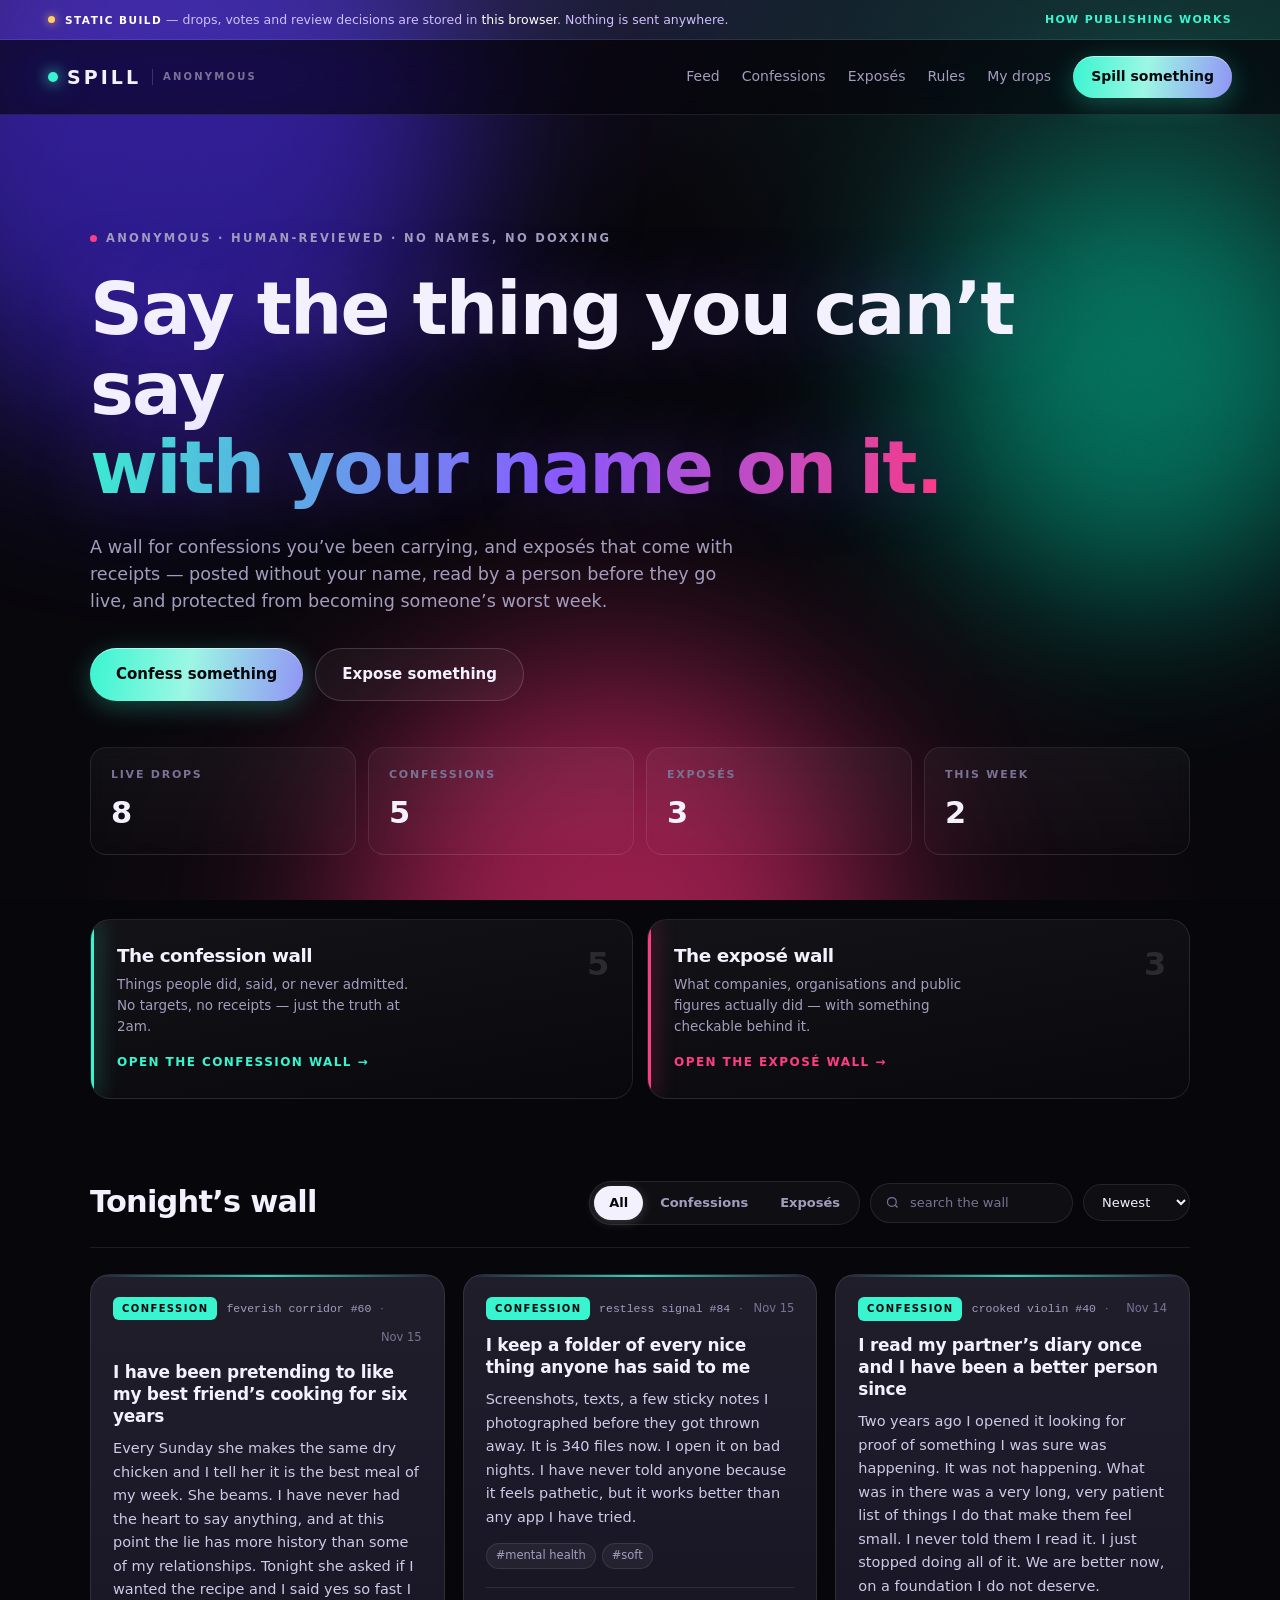
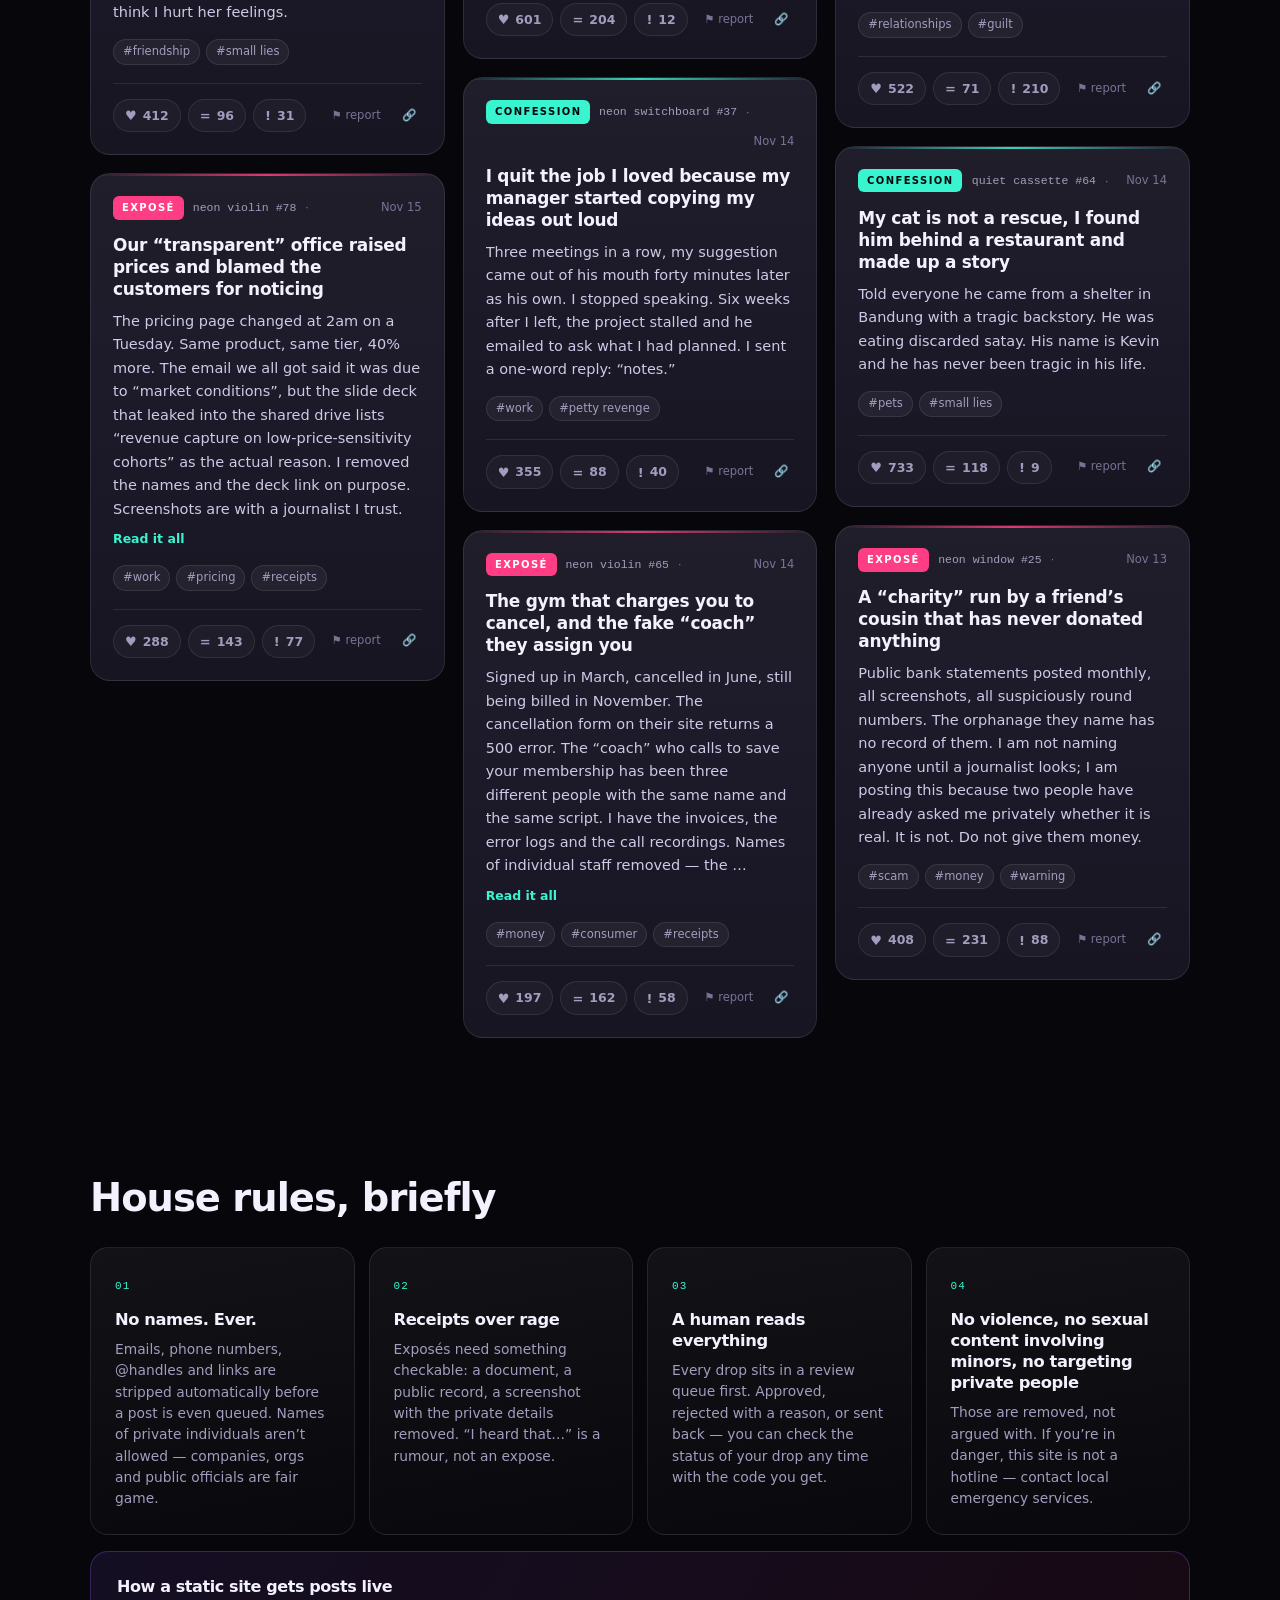
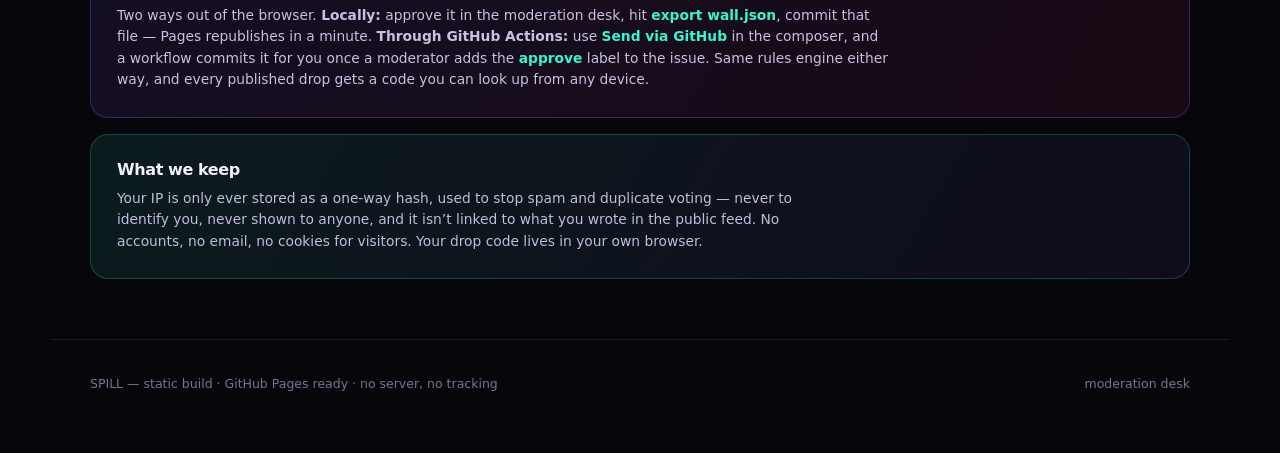
<file: index.html>
<!doctype html>
<html lang="en">
<head>
<meta charset="utf-8" />
<meta name="viewport" content="width=device-width, initial-scale=1" />
<title>SPILL — anonymous confessions &amp; receipts</title>
<meta name="description" content="Say the thing you can't say with your name on it. Anonymous confessions and evidence-first exposés, read by a human before they go live." />
<meta name="theme-color" content="#07060b" />
<link rel="icon" href="data:image/svg+xml,%3Csvg xmlns='http://www.w3.org/2000/svg' viewBox='0 0 32 32'%3E%3Crect width='32' height='32' rx='9' fill='%2307060b'/%3E%3Ccircle cx='16' cy='16' r='7' fill='%2338f5d0'/%3E%3Ccircle cx='16' cy='16' r='3' fill='%23ff3d84'/%3E%3C/svg%3E" />
<link rel="stylesheet" href="styles.css" />
</head>
<body>
<div class="aurora" aria-hidden="true">
  <span class="orb orb-a"></span>
  <span class="orb orb-b"></span>
  <span class="orb orb-c"></span>
</div>
<div class="grain" aria-hidden="true"></div>

<div class="staticbar">
  <span class="staticbar-dot"></span>
  <span><b>static build</b> — drops, votes and review decisions are stored in <i>this browser</i>. Nothing is sent anywhere.</span>
  <a href="#rules">how publishing works</a>
</div>

<header class="topbar">
  <a class="wordmark" href="#top">
    <span class="dot"></span>SPILL
    <span class="wordmark-sub">anonymous</span>
  </a>
  <nav class="topnav">
    <a href="#feed">Feed</a>
    <a href="confessions.html">Confessions</a>
    <a href="exposes.html">Exposés</a>
    <a href="#rules">Rules</a>
    <button class="linkbtn" data-open-composer>My drops</button>
  </nav>
  <button class="btn btn-primary" data-open-composer>Spill something</button>
</header>

<main id="top">
  <section class="hero">
    <p class="eyebrow"><span class="pulse"></span> anonymous · human-reviewed · no names, no doxxing</p>
    <h1>Say the thing you can’t say<br /><em>with your name on it.</em></h1>
    <p class="lede">
      A wall for confessions you’ve been carrying, and exposés that come with receipts —
      posted without your name, read by a person before they go live, and protected from
      becoming someone’s worst week.
    </p>
    <div class="hero-actions">
      <button class="btn btn-primary btn-lg" data-open-composer data-mode="confession">Confess something</button>
      <button class="btn btn-ghost btn-lg" data-open-composer data-mode="expose">Expose something</button>
    </div>
    <dl class="stats" id="stats">
      <div><dt>live drops</dt><dd data-stat="live">–</dd></div>
      <div><dt>confessions</dt><dd data-stat="confessions">–</dd></div>
      <div><dt>exposés</dt><dd data-stat="exposes">–</dd></div>
      <div><dt>this week</dt><dd data-stat="week">–</dd></div>
    </dl>
  </section>

  <section class="walls-picker" aria-label="The walls">
    <a class="wall-link" href="confessions.html">
      <span class="wall-count" id="wallCountConf">–</span>
      <h2>The confession wall</h2>
      <p>Things people did, said, or never admitted. No targets, no receipts — just the truth at 2am.</p>
      <span class="wall-go">Open the confession wall →</span>
    </a>
    <a class="wall-link is-expose" href="exposes.html">
      <span class="wall-count" id="wallCountExp">–</span>
      <h2>The exposé wall</h2>
      <p>What companies, organisations and public figures actually did — with something checkable behind it.</p>
      <span class="wall-go">Open the exposé wall →</span>
    </a>
  </section>

  <section id="feed" class="feed">
    <div class="feed-head">
      <h2>Tonight’s wall</h2>
      <div class="feed-tools">
        <div class="segmented" role="tablist" aria-label="Filter by type">
          <button role="tab" aria-selected="true" data-filter="all">All</button>
          <button role="tab" aria-selected="false" data-filter="confession">Confessions</button>
          <button role="tab" aria-selected="false" data-filter="expose">Exposés</button>
        </div>
        <label class="search">
          <svg viewBox="0 0 24 24" aria-hidden="true"><circle cx="11" cy="11" r="7"/><path d="m20 20-3.5-3.5"/></svg>
          <input id="search" type="search" placeholder="search the wall" aria-label="Search drops" />
        </label>
        <select id="sort" aria-label="Sort">
          <option value="new">Newest</option>
          <option value="felt">Most felt</option>
        </select>
      </div>
    </div>
    <div class="cards" id="cards" aria-live="polite"></div>
    <p class="empty" id="empty" hidden>Nothing here yet. Be the first drop of the night.</p>
  </section>

  <section id="rules" class="rules">
    <h2>House rules, briefly</h2>
    <div class="rules-grid">
      <article>
        <span class="num">01</span>
        <h3>No names. Ever.</h3>
        <p>Emails, phone numbers, @handles and links are stripped automatically before a post is even queued. Names of private individuals aren’t allowed — companies, orgs and public officials are fair game.</p>
      </article>
      <article>
        <span class="num">02</span>
        <h3>Receipts over rage</h3>
        <p>Exposés need something checkable: a document, a public record, a screenshot with the private details removed. “I heard that…” is a rumour, not an expose.</p>
      </article>
      <article>
        <span class="num">03</span>
        <h3>A human reads everything</h3>
        <p>Every drop sits in a review queue first. Approved, rejected with a reason, or sent back — you can check the status of your drop any time with the code you get.</p>
      </article>
      <article>
        <span class="num">04</span>
        <h3>No violence, no sexual content involving minors, no targeting private people</h3>
        <p>Those are removed, not argued with. If you’re in danger, this site is not a hotline — contact local emergency services.</p>
      </article>
    </div>
    <div class="publish">
      <h3>How a static site gets posts live</h3>
      <p>
        Two ways out of the browser. <b>Locally:</b> approve it in the
        <a href="admin.html">moderation desk</a>, hit <em>export wall.json</em>, commit that file —
        Pages republishes in a minute. <b>Through GitHub Actions:</b> use <em>Send via GitHub</em> in the
        composer, and a workflow commits it for you once a moderator adds the <em>approve</em> label
        to the issue. Same rules engine either way, and every published drop gets a code you can
        look up from any device.
      </p>
    </div>

    <div class="privacy">
      <h3>What we keep</h3>
      <p>
        Your IP is only ever stored as a one-way hash, used to stop spam and duplicate voting — never to identify you,
        never shown to anyone, and it isn’t linked to what you wrote in the public feed. No accounts, no email, no cookies
        for visitors. Your drop code lives in your own browser.
      </p>
    </div>
  </section>
</main>

<footer class="footer">
  <span>SPILL — static build · GitHub Pages ready · no server, no tracking</span>
  <a href="admin.html">moderation desk</a>
</footer>

<!-- ── composer ─────────────────────────────────────────────── -->
<div class="modal" id="modal" hidden>
  <div class="modal-scrim" data-close></div>
  <div class="modal-card" role="dialog" aria-modal="true" aria-labelledby="modalTitle">
    <button class="modal-x" data-close aria-label="Close">×</button>

    <div id="composerView">
      <p class="eyebrow">no account · no name · no trace</p>
      <h2 id="modalTitle">Drop it in the dark.</h2>

      <div class="type-toggle" role="radiogroup" aria-label="Kind of drop">
        <button role="radio" aria-checked="true" data-type="confession" class="is-on">
          <strong>Confession</strong>
          <span>Something you did, felt or can’t say out loud. About you.</span>
        </button>
        <button role="radio" aria-checked="false" data-type="expose">
          <strong>Exposé</strong>
          <span>Something a company, org or public figure did — with receipts.</span>
        </button>
      </div>

      <label class="field">
        <span>Headline <b id="titleCount">0/90</b></span>
        <input id="title" maxlength="90" placeholder="One sentence that makes someone stop scrolling" autocomplete="off" />
      </label>

      <label class="field">
        <span>What happened <b id="bodyCount">0/1400</b></span>
        <textarea id="body" maxlength="1400" rows="7" placeholder="Start anywhere. No names, no numbers, no links — those get removed automatically."></textarea>
      </label>

      <label class="field">
        <span>Tags <i>up to 5, comma separated</i></span>
        <input id="tags" placeholder="work, family, receipts" autocomplete="off" />
      </label>

      <div class="safety" id="safety">
        <span class="safety-dot"></span>
        <span id="safetyText">We’ll scan for names, numbers and links as you type.</span>
      </div>

      <label class="consent">
        <input type="checkbox" id="consent" />
        <span>This is a true story about my own experience or something I can back up. It targets no private individual, and I accept that a moderator may reject it.</span>
      </label>

      <div class="composer-actions">
        <button class="btn btn-primary btn-lg" id="submit">Send to review</button>
        <span class="hint">Saved in this browser — a draft, not a public post.</span>
      </div>

      <div class="publish-alt">
        <div>
          <strong>Want it on the public wall?</strong>
          <span>
            Push it through GitHub instead: a workflow scrubs it, queues it, and a moderator
            publishes it with an <em>approve</em> label. Needs a GitHub account — use a throwaway.
          </span>
        </div>
        <button class="btn btn-ghost" id="ghSubmit">Send via GitHub →</button>
      </div>
      <p class="form-error" id="formError" hidden></p>
    </div>

    <div id="successView" hidden>
      <div class="success-mark">✓</div>
      <h2>In the queue.</h2>
      <p class="success-copy" id="successCopy"></p>
      <div class="code-box">
        <code id="codeOut">--------</code>
        <button class="btn btn-ghost" id="copyCode">Copy</button>
      </div>
      <p class="hint">Save this code. It’s the only way to check your drop’s status — we can’t recover it for you.</p>
      <div class="composer-actions">
        <button class="btn btn-primary" id="trackFromSuccess">Check status</button>
        <button class="btn btn-ghost" data-close>Back to the wall</button>
      </div>
    </div>

    <div id="trackerView" hidden>
      <p class="eyebrow">your drops</p>
      <h2>Still in the dark.</h2>
      <p class="hint">Only the drops you posted from this browser show up here.</p>
      <div class="tracker-list" id="trackerList"></div>
      <label class="field" style="margin-top:18px">
        <span>Look up a code</span>
        <div class="code-lookup">
          <input id="codeInput" placeholder="paste your drop code" autocomplete="off" />
          <button class="btn btn-ghost" id="codeGo">Look up</button>
        </div>
      </label>
      <p class="form-error" id="trackError" hidden></p>
      <div class="composer-actions">
        <button class="btn btn-primary" data-close>Done</button>
      </div>
    </div>
  </div>
</div>

<div class="toast" id="toast" hidden></div>
<script src="store.js"></script>
<script src="app.js"></script>
</body>
</html>
</file>
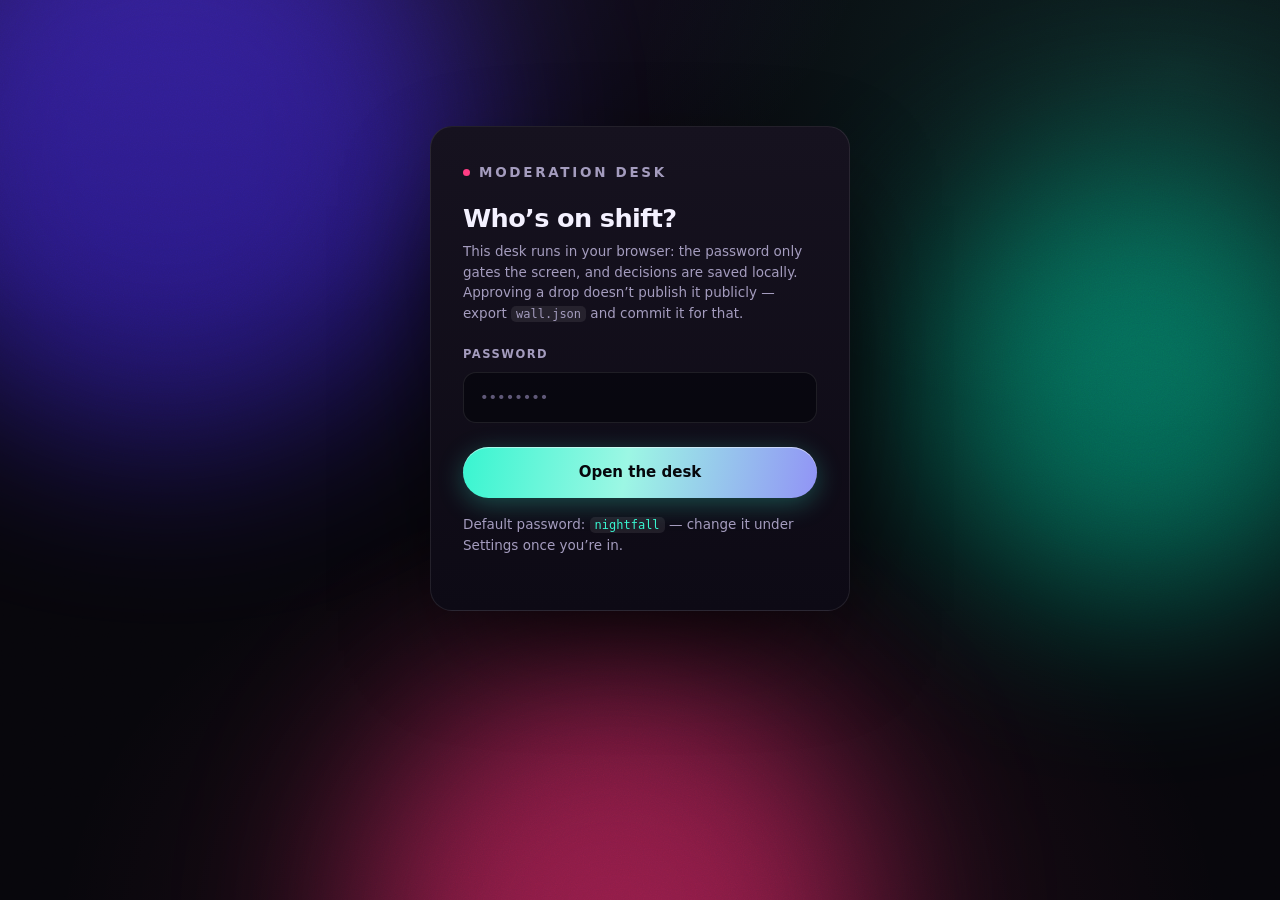
<file: admin.html>
<!doctype html>
<html lang="en">
<head>
<meta charset="utf-8" />
<meta name="viewport" content="width=device-width, initial-scale=1" />
<title>SPILL — moderation desk</title>
<meta name="robots" content="noindex" />
<link rel="stylesheet" href="styles.css" />
<style>
  .desk { max-width: 1120px; margin: 0 auto; padding: 40px clamp(16px, 4vw, 40px) 80px; }
  .login { max-width: 420px; margin: 14vh auto; padding: 32px; border: 1px solid var(--line); border-radius: 22px;
    background: linear-gradient(180deg, #16121f, #0d0a15); box-shadow: 0 40px 120px -40px #000; }
  .login h1 { font-size: 1.6rem; margin-bottom: 8px; }
  .login p { color: var(--muted); font-size: 13.5px; margin-bottom: 22px; }
  .desk-head { display: flex; align-items: center; gap: 16px; flex-wrap: wrap; padding-bottom: 20px; border-bottom: 1px solid var(--line); }
  .desk-head h1 { font-size: 1.5rem; margin-right: auto; }
  .desk-stats { display: flex; gap: 10px; flex-wrap: wrap; margin: 24px 0 6px; }
  .chip { font-size: 12.5px; color: var(--muted); border: 1px solid var(--line); border-radius: 999px; padding: 7px 14px; background: rgba(255,255,255,.035); }
  .chip b { color: var(--ink); font-variant-numeric: tabular-nums; }
  .chip.conf b { color: var(--cyan); }
  .chip.exp b { color: var(--magenta); }
  .qcard { border: 1px solid var(--line); border-radius: 18px; padding: 22px; margin-bottom: 14px;
    background: linear-gradient(180deg, rgba(255,255,255,.05), rgba(255,255,255,.012)), var(--panel-solid); }
  .qcard.flagged { border-color: rgba(255, 204, 102, .45); }
  .qcard.reported { border-color: rgba(255, 61, 132, .5); }
  .qmeta { display: flex; align-items: center; gap: 10px; flex-wrap: wrap; font-size: 11.5px; color: var(--muted-2); margin-bottom: 12px; font-family: var(--mono); }
  .qcard h3 { font-size: 1.05rem; margin-bottom: 10px; }
  .qbody { font-size: 14px; color: #cfc8e6; white-space: pre-wrap; line-height: 1.6; overflow-wrap: anywhere; }
  .qactions { display: flex; gap: 9px; flex-wrap: wrap; align-items: center; margin-top: 18px; padding-top: 16px; border-top: 1px solid var(--line); }
  .qactions input { flex: 1; min-width: 180px; padding: 10px 14px; border-radius: 11px; border: 1px solid var(--line);
    background: rgba(6,5,12,.6); outline: none; font-size: 13px; }
  .btn-approve { border: 0; color: #06070c; background: linear-gradient(100deg, var(--cyan), #9cf7e4); }
  .btn-reject { border: 1px solid rgba(255,61,132,.5); color: #ff9ab8; background: rgba(255,61,132,.08); }
  .recent-row { display: flex; align-items: center; gap: 12px; padding: 12px 16px; border: 1px solid var(--line);
    border-radius: 12px; margin-bottom: 8px; font-size: 13px; background: rgba(255,255,255,.025); }
  .recent-row .ttl { flex: 1; overflow: hidden; text-overflow: ellipsis; white-space: nowrap; }
  .tabs { display: flex; gap: 8px; margin: 24px 0 18px; flex-wrap: wrap; }
  .tabs button { border: 1px solid var(--line); background: rgba(255,255,255,.03); color: var(--muted); padding: 8px 16px; border-radius: 999px; font-size: 13px; font-weight: 650; }
  .tabs button.on { color: #06070c; background: var(--ink); border-color: transparent; }
  .tabs button .n { opacity: .6; margin-left: 6px; font-variant-numeric: tabular-nums; }
  .section-title { font-size: 12px; letter-spacing: .16em; text-transform: uppercase; color: var(--muted-2); font-weight: 700; margin: 26px 0 12px; }

  /* live wall browser */
  .live-tools { display: flex; gap: 10px; flex-wrap: wrap; align-items: center; margin-bottom: 16px; }
  .live-row { border: 1px solid var(--line); border-radius: 16px; padding: 18px 20px; margin-bottom: 10px;
    background: linear-gradient(180deg, rgba(255,255,255,.04), rgba(255,255,255,.01)), var(--panel-solid); }
  .live-row.is-hidden { opacity: .48; border-style: dashed; }
  .live-row.is-expose { border-left: 3px solid var(--magenta); }
  .live-row.is-confession { border-left: 3px solid var(--cyan); }
  .live-top { display: flex; align-items: center; gap: 10px; flex-wrap: wrap; margin-bottom: 8px; }
  .live-row h3 { font-size: 1rem; line-height: 1.35; margin-bottom: 6px; }
  .live-body { font-size: 13.5px; color: #c6bfdc; line-height: 1.6; white-space: pre-wrap; overflow-wrap: anywhere;
    display: -webkit-box; -webkit-line-clamp: 3; -webkit-box-orient: vertical; overflow: hidden; }
  .live-row.open .live-body { -webkit-line-clamp: unset; display: block; }
  .live-actions { display: flex; gap: 8px; align-items: center; flex-wrap: wrap; margin-top: 12px; }
  .stat-mini { font-size: 11.5px; color: var(--muted-2); font-variant-numeric: tabular-nums; }
  .empty-note { color: var(--muted-2); font-size: 13.5px; padding: 30px 0; }
</style>
</head>
<body>
<div class="aurora" aria-hidden="true"><span class="orb orb-a"></span><span class="orb orb-b"></span><span class="orb orb-c"></span></div>
<div class="grain" aria-hidden="true"></div>

<section class="login" id="login">
  <p class="eyebrow"><span class="pulse"></span> moderation desk</p>
  <h1>Who’s on shift?</h1>
  <p>This desk runs in your browser: the password only gates the screen, and decisions are saved locally.
  Approving a drop doesn’t publish it publicly — export <code>wall.json</code> and commit it for that.</p>
  <label class="field">
    <span>Password</span>
    <input id="password" type="password" placeholder="••••••••" autocomplete="current-password" />
  </label>
  <p class="form-error" id="loginError" hidden></p>
  <button class="btn btn-primary btn-lg" id="loginBtn" style="width:100%;margin-top:8px">Open the desk</button>
  <p class="hint" style="margin-top:16px">Default password: <code style="color:var(--cyan)">nightfall</code> — change it under Settings once you’re in.</p>
</section>

<main class="desk" id="desk" hidden>
  <div class="desk-head">
    <h1>Moderation desk</h1>
    <a class="btn btn-ghost" href="index.html">Site</a>
    <a class="btn btn-ghost" href="confessions.html">Confessions</a>
    <a class="btn btn-ghost" href="exposes.html">Exposés</a>
    <button class="btn btn-ghost" id="refresh">Refresh</button>
    <button class="btn btn-ghost" id="logout">Sign out</button>
  </div>

  <div class="desk-stats" id="deskStats"></div>

  <div class="tabs">
    <button class="on" data-tab="queue">Queue <span class="n" id="nQueue"></span></button>
    <button data-tab="confessions">Confessions <span class="n" id="nConf"></span></button>
    <button data-tab="exposes">Exposés <span class="n" id="nExp"></span></button>
    <button data-tab="recent">Log</button>
    <button data-tab="publish">Publish &amp; settings</button>
  </div>

  <!-- queue -->
  <div id="queueWrap">
    <div class="section-title">Waiting on a human</div>
    <div id="queue"></div>
  </div>

  <!-- live walls -->
  <div id="confessionsWrap" hidden>
    <div class="section-title">Live on the confession wall</div>
    <div class="live-tools">
      <div class="segmented" role="tablist" aria-label="Sort">
        <button role="tab" aria-selected="true" data-sort="new">Newest</button>
        <button role="tab" aria-selected="false" data-sort="felt">Most felt</button>
      </div>
      <label class="search">
        <svg viewBox="0 0 24 24" aria-hidden="true"><circle cx="11" cy="11" r="7"/><path d="m20 20-3.5-3.5"/></svg>
        <input class="live-search" data-kind="confession" type="search" placeholder="search confessions" />
      </label>
      <span class="stat-mini" id="confSummary"></span>
    </div>
    <div id="confessionsList"></div>
  </div>

  <div id="exposesWrap" hidden>
    <div class="section-title">Live on the exposé wall</div>
    <p class="hint" style="margin-bottom:14px;max-width:76ch">
      Claims against companies, organisations and public figures. If one of these is unsafe, wrong or
      names a private person, hide it here and it drops out of the next <code>wall.json</code> export.
    </p>
    <div class="live-tools">
      <div class="segmented" role="tablist" aria-label="Sort">
        <button role="tab" aria-selected="true" data-sort="new">Newest</button>
        <button role="tab" aria-selected="false" data-sort="felt">Most felt</button>
      </div>
      <label class="search">
        <svg viewBox="0 0 24 24" aria-hidden="true"><circle cx="11" cy="11" r="7"/><path d="m20 20-3.5-3.5"/></svg>
        <input class="live-search" data-kind="expose" type="search" placeholder="search exposés" />
      </label>
      <span class="stat-mini" id="exposeSummary"></span>
    </div>
    <div id="exposesList"></div>
  </div>

  <!-- recent decisions -->
  <div id="recentWrap" hidden>
    <div class="section-title">Last 40 decisions</div>
    <div id="recent"></div>
  </div>

  <!-- publish + settings -->
  <div id="publishWrap" hidden>
    <div class="section-title">Turn approved drops into the public wall</div>
    <p class="hint" style="margin-bottom:14px;max-width:74ch">
      Everything approved in this browser gets merged with the current <code>data/wall.json</code> —
      minus anything you hid above. Copy the result over <code>data/wall.json</code> in your repo and commit;
      Pages rebuilds in about a minute.
    </p>
    <div class="qactions" style="border:0;padding:0;margin-bottom:12px">
      <button class="btn btn-primary" id="genWall">Generate wall.json</button>
      <button class="btn btn-ghost" id="copyWall">Copy</button>
      <button class="btn btn-ghost" id="downloadWall">Download</button>
      <button class="btn btn-reject" id="resetAll">Reset this browser’s data</button>
    </div>
    <textarea id="wallOut" rows="14" spellcheck="false" placeholder="Click “Generate wall.json” — the merged JSON shows up here."
      style="width:100%;padding:14px;border-radius:14px;border:1px solid var(--line);background:rgba(6,5,12,.65);
      font-family:var(--mono);font-size:12px;line-height:1.5;outline:none;resize:vertical"></textarea>

    <div class="section-title" style="margin-top:30px">Desk password</div>
    <div class="qactions" style="border:0;padding:0">
      <input id="newPass" type="password" placeholder="new local password" style="max-width:280px" />
      <button class="btn btn-ghost" id="savePass">Save</button>
    </div>
  </div>
</main>

<div class="toast" id="toast" hidden></div>
<script src="store.js"></script>
<script src="admin.js"></script>
</body>
</html>
</file>
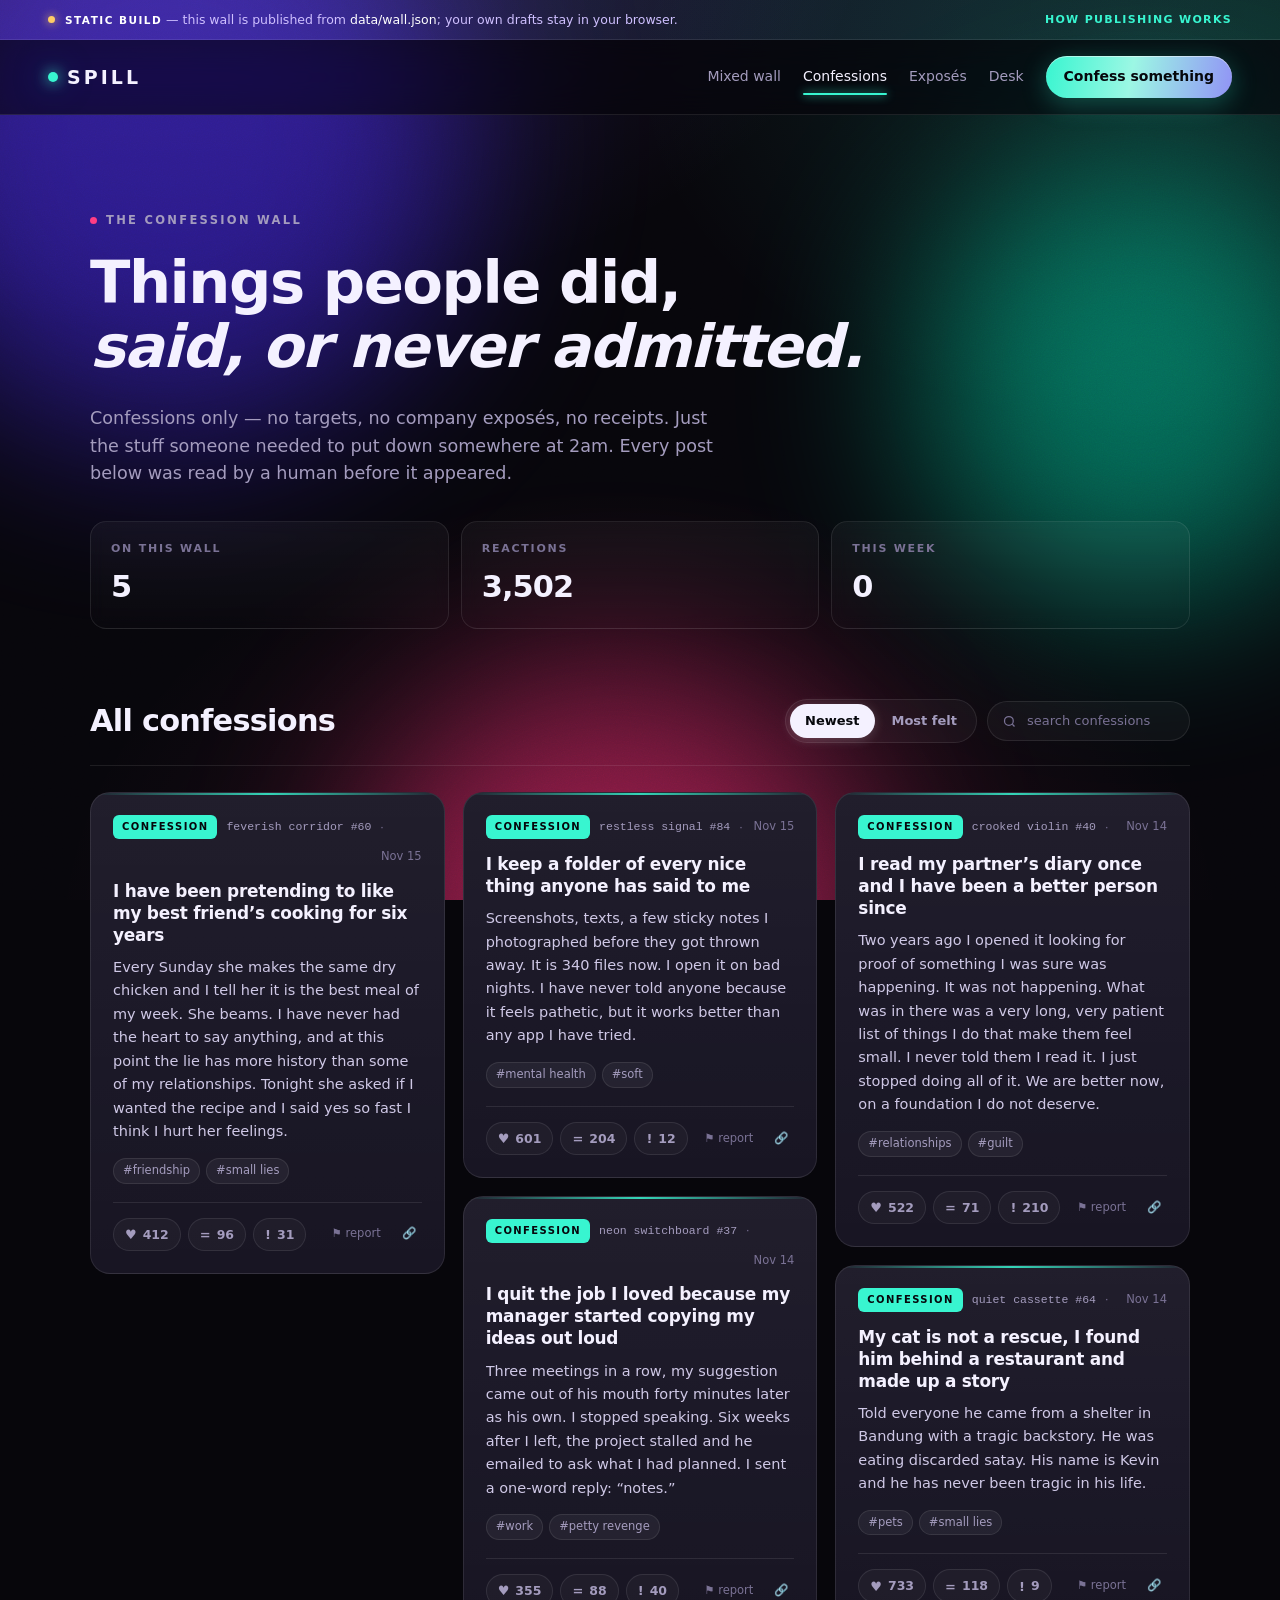
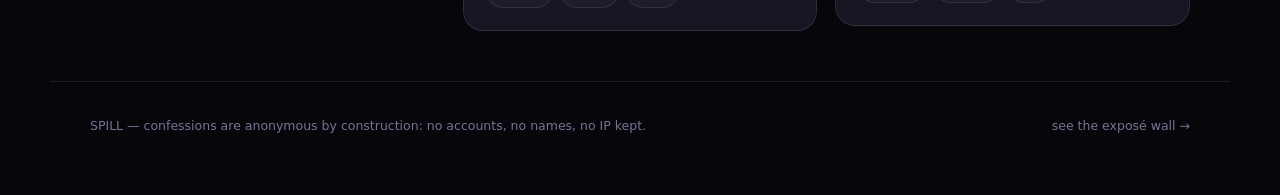
<file: confessions.html>
<!doctype html>
<html lang="en">
<head>
<meta charset="utf-8" />
<meta name="viewport" content="width=device-width, initial-scale=1" />
<title>Confessions — SPILL</title>
<meta name="description" content="The confession wall: things people did, felt or never said out loud, posted without a name." />
<meta name="theme-color" content="#07060b" />
<link rel="icon" href="data:image/svg+xml,%3Csvg xmlns='http://www.w3.org/2000/svg' viewBox='0 0 32 32'%3E%3Crect width='32' height='32' rx='9' fill='%2307060b'/%3E%3Ccircle cx='16' cy='16' r='7' fill='%2338f5d0'/%3E%3Ccircle cx='16' cy='16' r='3' fill='%23ff3d84'/%3E%3C/svg%3E" />
<link rel="stylesheet" href="styles.css" />
</head>
<body data-wall="confession">
<div class="aurora" aria-hidden="true"><span class="orb orb-a"></span><span class="orb orb-b"></span><span class="orb orb-c"></span></div>
<div class="grain" aria-hidden="true"></div>

<div class="staticbar">
  <span class="staticbar-dot"></span>
  <span><b>static build</b> — this wall is published from <i>data/wall.json</i>; your own drafts stay in your browser.</span>
  <a href="index.html#rules">how publishing works</a>
</div>

<header class="topbar">
  <a class="wordmark" href="index.html"><span class="dot"></span>SPILL</a>
  <nav class="topnav">
    <a href="index.html">Mixed wall</a>
    <a href="confessions.html" class="is-current">Confessions</a>
    <a href="exposes.html">Exposés</a>
    <a href="admin.html">Desk</a>
  </nav>
  <a class="btn btn-primary" href="index.html#compose">Confess something</a>
</header>

<main>
  <section class="wall-hero">
    <p class="eyebrow"><span class="pulse"></span> the confession wall</p>
    <h1>Things people did,<br /><em>said, or never admitted.</em></h1>
    <p class="lede">
      Confessions only — no targets, no company exposés, no receipts. Just the stuff someone needed
      to put down somewhere at 2am. Every post below was read by a human before it appeared.
    </p>
    <dl class="stats">
      <div><dt>on this wall</dt><dd id="statLive">–</dd></div>
      <div><dt>reactions</dt><dd id="statReactions">–</dd></div>
      <div><dt>this week</dt><dd id="statWeek">–</dd></div>
    </dl>
  </section>

  <section class="feed">
    <div class="feed-head">
      <h2>All confessions</h2>
      <div class="feed-tools">
        <div class="segmented" role="tablist" aria-label="Sort">
          <button role="tab" aria-selected="true" data-sort="new">Newest</button>
          <button role="tab" aria-selected="false" data-sort="felt">Most felt</button>
        </div>
        <label class="search">
          <svg viewBox="0 0 24 24" aria-hidden="true"><circle cx="11" cy="11" r="7"/><path d="m20 20-3.5-3.5"/></svg>
          <input id="search" type="search" placeholder="search confessions" aria-label="Search confessions" />
        </label>
      </div>
    </div>
    <div class="cards" id="wall" aria-live="polite"></div>
    <p class="empty" id="empty" hidden></p>
  </section>
</main>

<footer class="footer">
  <span>SPILL — confessions are anonymous by construction: no accounts, no names, no IP kept.</span>
  <a href="exposes.html">see the exposé wall →</a>
</footer>

<div class="toast" id="toast" hidden></div>
<script src="store.js"></script>
<script src="wall.js"></script>
</body>
</html>
</file>
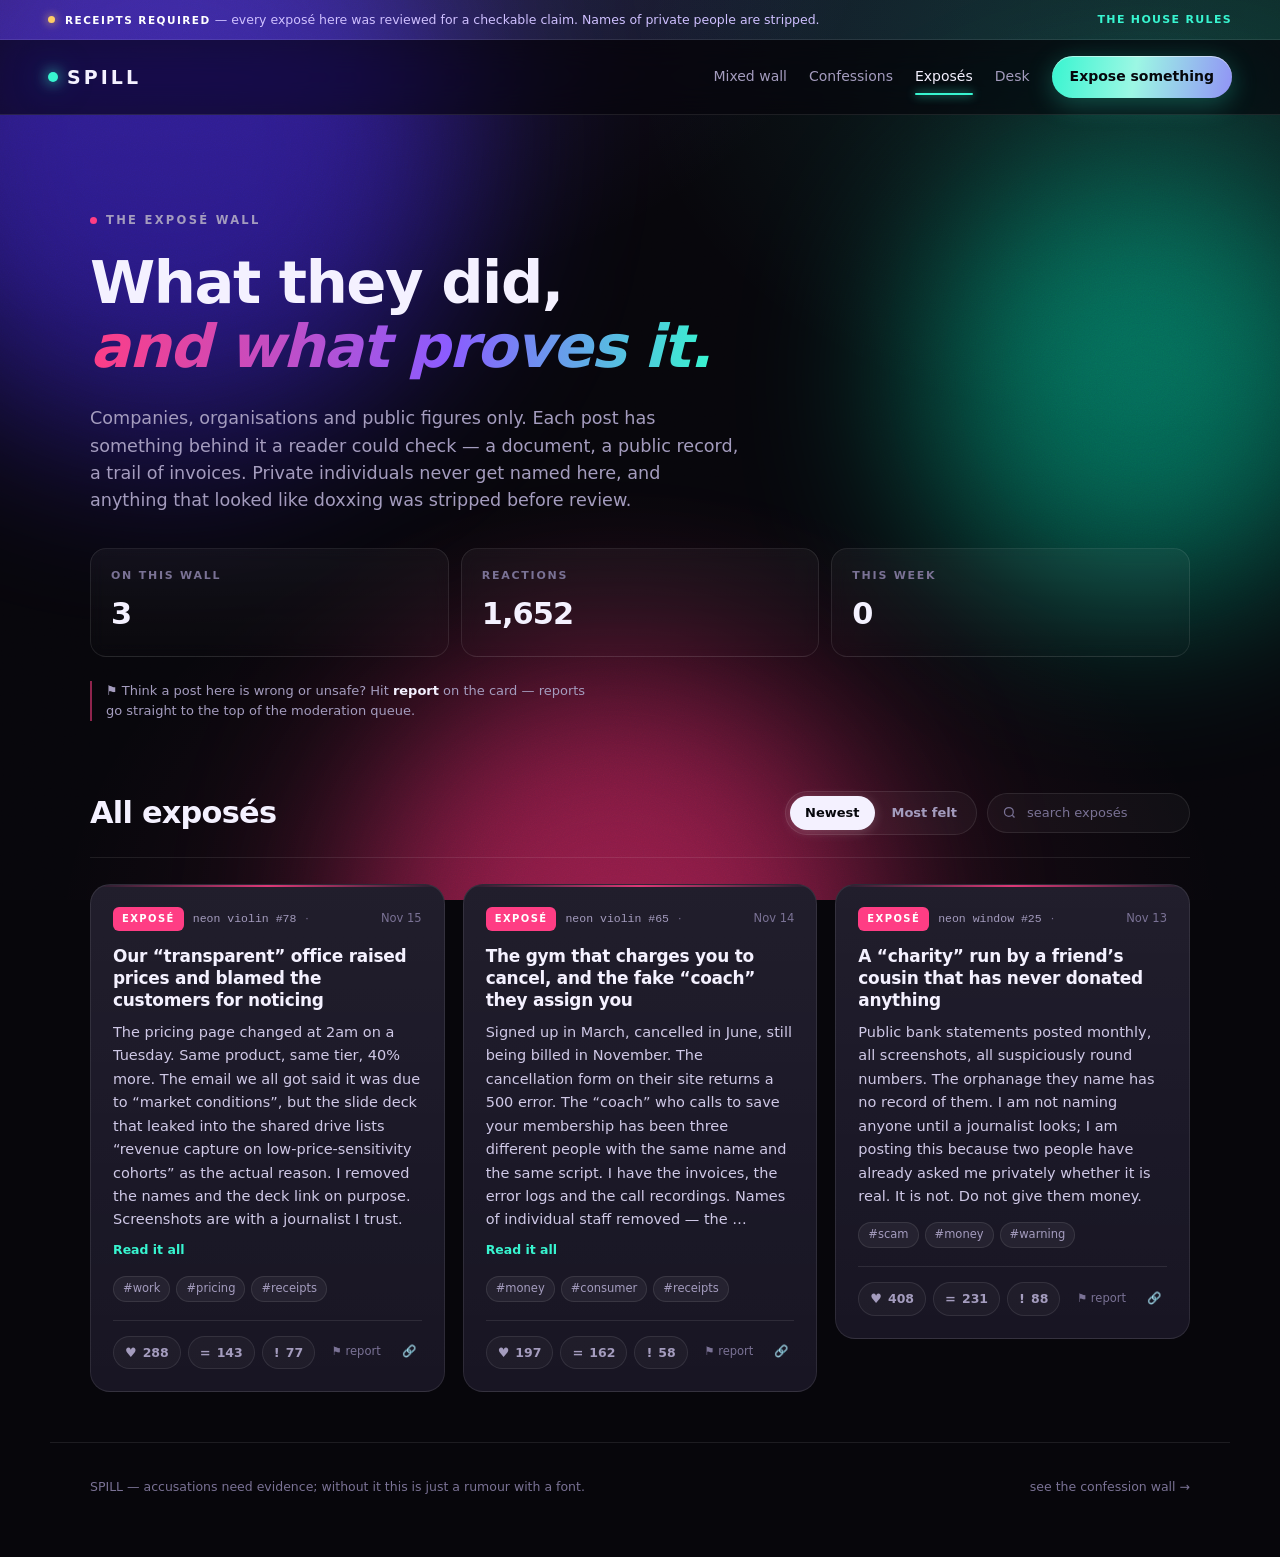
<file: exposes.html>
<!doctype html>
<html lang="en">
<head>
<meta charset="utf-8" />
<meta name="viewport" content="width=device-width, initial-scale=1" />
<title>Exposés — SPILL</title>
<meta name="description" content="The exposé wall: what companies, organisations and public figures actually did — with something checkable behind each claim." />
<meta name="theme-color" content="#07060b" />
<link rel="icon" href="data:image/svg+xml,%3Csvg xmlns='http://www.w3.org/2000/svg' viewBox='0 0 32 32'%3E%3Crect width='32' height='32' rx='9' fill='%2307060b'/%3E%3Ccircle cx='16' cy='16' r='7' fill='%23ff3d84'/%3E%3Ccircle cx='16' cy='16' r='3' fill='%2338f5d0'/%3E%3C/svg%3E" />
<link rel="stylesheet" href="styles.css" />
</head>
<body data-wall="expose">
<div class="aurora" aria-hidden="true"><span class="orb orb-a"></span><span class="orb orb-b"></span><span class="orb orb-c"></span></div>
<div class="grain" aria-hidden="true"></div>

<div class="staticbar">
  <span class="staticbar-dot"></span>
  <span><b>receipts required</b> — every exposé here was reviewed for a checkable claim. Names of private people are stripped.</span>
  <a href="index.html#rules">the house rules</a>
</div>

<header class="topbar">
  <a class="wordmark" href="index.html"><span class="dot"></span>SPILL</a>
  <nav class="topnav">
    <a href="index.html">Mixed wall</a>
    <a href="confessions.html">Confessions</a>
    <a href="exposes.html" class="is-current">Exposés</a>
    <a href="admin.html">Desk</a>
  </nav>
  <a class="btn btn-primary" href="index.html#compose">Expose something</a>
</header>

<main>
  <section class="wall-hero is-expose">
    <p class="eyebrow"><span class="pulse"></span> the exposé wall</p>
    <h1>What they did,<br /><em>and what proves it.</em></h1>
    <p class="lede">
      Companies, organisations and public figures only. Each post has something behind it a reader could
      check — a document, a public record, a trail of invoices. Private individuals never get named here,
      and anything that looked like doxxing was stripped before review.
    </p>
    <dl class="stats">
      <div><dt>on this wall</dt><dd id="statLive">–</dd></div>
      <div><dt>reactions</dt><dd id="statReactions">–</dd></div>
      <div><dt>this week</dt><dd id="statWeek">–</dd></div>
    </dl>
    <p class="wall-note">
      ⚑ Think a post here is wrong or unsafe? Hit <b>report</b> on the card — reports go straight to the top
      of the moderation queue.
    </p>
  </section>

  <section class="feed">
    <div class="feed-head">
      <h2>All exposés</h2>
      <div class="feed-tools">
        <div class="segmented" role="tablist" aria-label="Sort">
          <button role="tab" aria-selected="true" data-sort="new">Newest</button>
          <button role="tab" aria-selected="false" data-sort="felt">Most felt</button>
        </div>
        <label class="search">
          <svg viewBox="0 0 24 24" aria-hidden="true"><circle cx="11" cy="11" r="7"/><path d="m20 20-3.5-3.5"/></svg>
          <input id="search" type="search" placeholder="search exposés" aria-label="Search exposés" />
        </label>
      </div>
    </div>
    <div class="cards" id="wall" aria-live="polite"></div>
    <p class="empty" id="empty" hidden></p>
  </section>
</main>

<footer class="footer">
  <span>SPILL — accusations need evidence; without it this is just a rumour with a font.</span>
  <a href="confessions.html">see the confession wall →</a>
</footer>

<div class="toast" id="toast" hidden></div>
<script src="store.js"></script>
<script src="wall.js"></script>
</body>
</html>
</file>
<file: styles.css>
:root {
  --bg: #07060b;
  --bg-2: #0b0912;
  --panel: rgba(20, 17, 32, 0.72);
  --panel-solid: #141120;
  --line: rgba(255, 255, 255, 0.09);
  --line-strong: rgba(255, 255, 255, 0.16);
  --ink: #f4f1ff;
  --muted: #a49cbe;
  --muted-2: #7a7295;
  --cyan: #38f5d0;
  --magenta: #ff3d84;
  --violet: #8b5cff;
  --amber: #ffcc66;
  --radius: 20px;
  --font: "Inter", ui-sans-serif, system-ui, -apple-system, "Segoe UI", Roboto, "Helvetica Neue", sans-serif;
  --mono: ui-monospace, "SF Mono", SFMono-Regular, Menlo, Consolas, monospace;
}

* { box-sizing: border-box; }

html { scroll-behavior: smooth; }

body {
  margin: 0;
  background: var(--bg);
  color: var(--ink);
  font-family: var(--font);
  font-size: 16px;
  line-height: 1.55;
  -webkit-font-smoothing: antialiased;
  overflow-x: hidden;
}

h1, h2, h3 { margin: 0; line-height: 1.08; letter-spacing: -0.025em; font-weight: 800; }
p { margin: 0; }
a { color: inherit; text-decoration: none; }
button, input, textarea, select { font: inherit; color: inherit; }
button { cursor: pointer; }
::selection { background: rgba(139, 92, 255, 0.45); color: #fff; }

/* ── background ─────────────────────────────────────────── */
.aurora {
  position: fixed;
  inset: 0;
  z-index: -2;
  overflow: hidden;
  background:
    radial-gradient(1200px 700px at 12% -10%, rgba(139, 92, 255, 0.20), transparent 60%),
    radial-gradient(900px 600px at 92% 8%, rgba(56, 245, 208, 0.13), transparent 60%),
    radial-gradient(900px 700px at 50% 105%, rgba(255, 61, 132, 0.13), transparent 65%),
    var(--bg);
}
.orb {
  position: absolute;
  border-radius: 50%;
  filter: blur(90px);
  opacity: 0.5;
  animation: drift 26s ease-in-out infinite alternate;
}
.orb-a { width: 46vw; height: 46vw; left: -10vw; top: -12vw; background: #4b2cff; }
.orb-b { width: 34vw; height: 34vw; right: -6vw; top: 18vh; background: #00d3a7; animation-delay: -9s; }
.orb-c { width: 40vw; height: 40vw; left: 28vw; bottom: -22vw; background: #ff2d78; animation-delay: -16s; }
@keyframes drift {
  from { transform: translate3d(0, 0, 0) scale(1); }
  to { transform: translate3d(4vw, 5vh, 0) scale(1.16); }
}

.grain {
  position: fixed;
  inset: 0;
  z-index: -1;
  pointer-events: none;
  opacity: 0.22;
  mix-blend-mode: overlay;
  background-image: url("data:image/svg+xml,%3Csvg xmlns='http://www.w3.org/2000/svg' width='160' height='160'%3E%3Cfilter id='n'%3E%3CfeTurbulence type='fractalNoise' baseFrequency='0.85' numOctaves='3'/%3E%3C/filter%3E%3Crect width='160' height='160' filter='url(%23n)' opacity='0.55'/%3E%3C/svg%3E");
}

/* ── top bar ────────────────────────────────────────────── */
.topbar {
  position: sticky;
  top: 0;
  z-index: 40;
  display: flex;
  align-items: center;
  gap: 22px;
  padding: 16px clamp(16px, 4vw, 48px);
  background: rgba(7, 6, 11, 0.66);
  backdrop-filter: blur(18px) saturate(140%);
  border-bottom: 1px solid var(--line);
}
.wordmark {
  display: flex;
  align-items: center;
  gap: 9px;
  font-weight: 900;
  font-size: 19px;
  letter-spacing: 0.16em;
}
.wordmark .dot {
  width: 10px; height: 10px; border-radius: 50%;
  background: var(--cyan);
  box-shadow: 0 0 14px var(--cyan), 0 0 34px rgba(56, 245, 208, 0.6);
  animation: pulseDot 3.4s ease-in-out infinite;
}
@keyframes pulseDot { 50% { transform: scale(0.72); opacity: 0.7; } }
.wordmark-sub {
  font-size: 10px;
  letter-spacing: 0.22em;
  color: var(--muted-2);
  font-weight: 600;
  text-transform: uppercase;
  border-left: 1px solid var(--line-strong);
  padding-left: 10px;
  margin-left: 2px;
}
.topnav { display: flex; align-items: center; gap: 22px; margin-left: auto; font-size: 14px; color: var(--muted); }
.topnav a:hover, .linkbtn:hover { color: var(--ink); }
.linkbtn { background: none; border: 0; padding: 0; color: var(--muted); font-size: 14px; }

/* ── buttons ────────────────────────────────────────────── */
.btn {
  border: 1px solid var(--line-strong);
  background: rgba(255, 255, 255, 0.04);
  color: var(--ink);
  padding: 10px 18px;
  border-radius: 999px;
  font-weight: 650;
  font-size: 14px;
  transition: transform 0.18s ease, background 0.18s ease, box-shadow 0.28s ease, border-color 0.18s ease;
  white-space: nowrap;
}
.btn:hover { transform: translateY(-1px); background: rgba(255, 255, 255, 0.08); }
.btn:active { transform: translateY(0) scale(0.99); }
.btn-primary {
  border: 0;
  color: #06070c;
  background: linear-gradient(100deg, var(--cyan), #9cf7e4 46%, var(--violet) 130%);
  box-shadow: 0 6px 26px rgba(56, 245, 208, 0.28), inset 0 1px 0 rgba(255, 255, 255, 0.5);
}
.btn-primary:hover { box-shadow: 0 10px 34px rgba(56, 245, 208, 0.42); background: linear-gradient(100deg, #5cf9dd, #b5fbec 46%, #9d75ff 130%); }
.btn-ghost:hover { border-color: rgba(255, 61, 132, 0.5); color: #fff; }
.btn-lg { padding: 14px 26px; font-size: 15px; }
.btn:disabled { opacity: 0.55; cursor: not-allowed; transform: none; }

/* ── hero ───────────────────────────────────────────────── */
main { max-width: 1180px; margin: 0 auto; padding: 0 clamp(16px, 4vw, 40px); }

.hero { padding: clamp(48px, 9vw, 110px) 0 clamp(32px, 5vw, 56px); }
.eyebrow {
  display: inline-flex;
  align-items: center;
  gap: 9px;
  font-size: 11.5px;
  letter-spacing: 0.2em;
  text-transform: uppercase;
  color: var(--muted);
  font-weight: 650;
  margin-bottom: 22px;
}
.pulse {
  width: 7px; height: 7px; border-radius: 50%;
  background: var(--magenta);
  box-shadow: 0 0 0 0 rgba(255, 61, 132, 0.6);
  animation: ring 2.4s infinite;
}
@keyframes ring {
  0% { box-shadow: 0 0 0 0 rgba(255, 61, 132, 0.55); }
  70% { box-shadow: 0 0 0 9px rgba(255, 61, 132, 0); }
  100% { box-shadow: 0 0 0 0 rgba(255, 61, 132, 0); }
}
.hero h1 {
  font-size: clamp(2.4rem, 6.4vw, 4.6rem);
  max-width: 20ch;
  text-shadow: 0 0 70px rgba(139, 92, 255, 0.35);
}
.hero h1 em {
  font-style: normal;
  background: linear-gradient(96deg, var(--cyan), var(--violet) 55%, var(--magenta));
  -webkit-background-clip: text;
  background-clip: text;
  color: transparent;
}
.lede {
  margin-top: 26px;
  max-width: 58ch;
  color: var(--muted);
  font-size: clamp(1rem, 1.6vw, 1.1rem);
}
.hero-actions { display: flex; flex-wrap: wrap; gap: 12px; margin-top: 32px; }

.stats {
  display: grid;
  grid-template-columns: repeat(4, minmax(0, 1fr));
  gap: 12px;
  margin: 46px 0 0;
  padding: 0;
}
.stats > div {
  padding: 18px 20px;
  border: 1px solid var(--line);
  border-radius: 16px;
  background: linear-gradient(180deg, rgba(255, 255, 255, 0.045), rgba(255, 255, 255, 0.012));
  backdrop-filter: blur(8px);
}
.stats dt { font-size: 11px; letter-spacing: 0.16em; text-transform: uppercase; color: var(--muted-2); font-weight: 650; }
.stats dd { margin: 6px 0 0; font-size: clamp(1.4rem, 3vw, 1.9rem); font-weight: 800; letter-spacing: -0.03em; font-variant-numeric: tabular-nums; }

/* ── feed ───────────────────────────────────────────────── */
.feed { padding: 30px 0 10px; }
.feed-head {
  display: flex;
  flex-wrap: wrap;
  align-items: center;
  gap: 16px;
  padding-bottom: 22px;
  border-bottom: 1px solid var(--line);
}
.feed-head h2 { font-size: clamp(1.4rem, 3vw, 1.9rem); margin-right: auto; }
.feed-tools { display: flex; flex-wrap: wrap; align-items: center; gap: 10px; }
.segmented {
  display: flex;
  padding: 4px;
  gap: 2px;
  border: 1px solid var(--line);
  border-radius: 999px;
  background: rgba(255, 255, 255, 0.035);
}
.segmented button {
  border: 0;
  background: none;
  color: var(--muted);
  padding: 7px 15px;
  border-radius: 999px;
  font-size: 13px;
  font-weight: 650;
  transition: all 0.18s ease;
}
.segmented button[aria-selected="true"] {
  color: #06070c;
  background: var(--ink);
  box-shadow: 0 2px 12px rgba(255, 255, 255, 0.18);
}
.search {
  display: flex;
  align-items: center;
  gap: 8px;
  padding: 8px 14px;
  border: 1px solid var(--line);
  border-radius: 999px;
  background: rgba(255, 255, 255, 0.035);
}
.search svg { width: 15px; height: 15px; fill: none; stroke: var(--muted-2); stroke-width: 2; }
.search input { border: 0; background: none; outline: none; width: 150px; font-size: 13px; }
.search input::placeholder { color: var(--muted-2); }
select#sort {
  padding: 9px 14px;
  border: 1px solid var(--line);
  border-radius: 999px;
  background: rgba(255, 255, 255, 0.035);
  font-size: 13px;
  outline: none;
}
select#sort option { background: var(--panel-solid); }

.cards {
  columns: 3;
  column-gap: 18px;
  padding: 26px 0 40px;
}
@media (max-width: 980px) { .cards { columns: 2; } }
@media (max-width: 640px) { .cards { columns: 1; } }

.card {
  break-inside: avoid;
  margin-bottom: 18px;
  padding: 22px;
  border-radius: var(--radius);
  border: 1px solid var(--line);
  background:
    linear-gradient(180deg, rgba(255, 255, 255, 0.055), rgba(255, 255, 255, 0.014)),
    var(--panel-solid);
  position: relative;
  overflow: hidden;
  transition: transform 0.25s cubic-bezier(0.2, 0.8, 0.2, 1), border-color 0.25s ease, box-shadow 0.3s ease;
  animation: rise 0.5s ease both;
}
@keyframes rise { from { opacity: 0; transform: translateY(14px); } }
.card:hover {
  transform: translateY(-3px);
  border-color: var(--line-strong);
  box-shadow: 0 24px 60px -28px rgba(0, 0, 0, 0.9);
}
.card::before {
  content: "";
  position: absolute;
  inset: 0 0 auto;
  height: 2px;
  background: linear-gradient(90deg, transparent, var(--edge, var(--cyan)), transparent);
  opacity: 0.85;
}
.card.is-expose { --edge: var(--magenta); }

.card-top { display: flex; align-items: center; gap: 9px; margin-bottom: 14px; flex-wrap: wrap; }
.pill {
  font-size: 10px;
  font-weight: 800;
  letter-spacing: 0.14em;
  text-transform: uppercase;
  padding: 4px 9px;
  border-radius: 6px;
  color: #06070c;
  background: var(--cyan);
}
.is-expose .pill { background: var(--magenta); color: #fff; }
.alias { font-family: var(--mono); font-size: 11.5px; color: var(--muted); }
.dotsep { color: var(--muted-2); font-size: 11px; }
.time { font-size: 11.5px; color: var(--muted-2); margin-left: auto; }
.card h3 { font-size: 1.06rem; line-height: 1.3; margin-bottom: 10px; letter-spacing: -0.015em; }
.card-body {
  color: #cfc8e6;
  font-size: 14.5px;
  line-height: 1.62;
  white-space: pre-wrap;
  overflow-wrap: anywhere;
  display: -webkit-box;
  -webkit-line-clamp: 9;
  -webkit-box-orient: vertical;
  overflow: hidden;
}
.card.is-open .card-body { -webkit-line-clamp: unset; display: block; }
.more {
  margin-top: 8px;
  background: none;
  border: 0;
  padding: 0;
  color: var(--cyan);
  font-size: 12.5px;
  font-weight: 650;
}
.tags { display: flex; flex-wrap: wrap; gap: 6px; margin-top: 14px; }
.tag {
  font-size: 11.5px;
  color: var(--muted);
  background: rgba(255, 255, 255, 0.05);
  border: 1px solid var(--line);
  padding: 3px 9px;
  border-radius: 999px;
}
.card-foot {
  display: flex;
  align-items: center;
  gap: 7px;
  margin-top: 18px;
  padding-top: 15px;
  border-top: 1px solid var(--line);
}
.react {
  display: inline-flex;
  align-items: center;
  gap: 6px;
  padding: 6px 11px;
  border-radius: 999px;
  border: 1px solid var(--line);
  background: rgba(255, 255, 255, 0.03);
  color: var(--muted);
  font-size: 12.5px;
  font-weight: 650;
  font-variant-numeric: tabular-nums;
  transition: all 0.16s ease;
}
.react:hover { color: #fff; border-color: var(--line-strong); background: rgba(255, 255, 255, 0.075); }
.react.is-on { color: #06070c; background: var(--cyan); border-color: transparent; }
.react[data-kind="oof"].is-on { background: var(--magenta); color: #fff; }
.react span.ico { font-size: 13px; line-height: 1; }
.flag {
  margin-left: auto;
  background: none;
  border: 0;
  color: var(--muted-2);
  font-size: 11.5px;
  padding: 4px;
}
.flag:hover { color: var(--magenta); }
.empty { text-align: center; color: var(--muted-2); padding: 60px 0 80px; }

/* ── rules ──────────────────────────────────────────────── */
.rules { padding: clamp(40px, 7vw, 90px) 0 clamp(30px, 5vw, 60px); }
.rules h2 { font-size: clamp(1.6rem, 3.6vw, 2.4rem); margin-bottom: 28px; }
.rules-grid { display: grid; grid-template-columns: repeat(auto-fit, minmax(250px, 1fr)); gap: 14px; }
.rules-grid article {
  padding: 24px;
  border-radius: 18px;
  border: 1px solid var(--line);
  background: linear-gradient(170deg, rgba(255, 255, 255, 0.05), rgba(255, 255, 255, 0.012));
}
.num { font-family: var(--mono); font-size: 11px; color: var(--cyan); letter-spacing: 0.1em; }
.rules-grid h3 { font-size: 1.02rem; margin: 12px 0 9px; line-height: 1.3; }
.rules-grid p { color: var(--muted); font-size: 13.8px; }
.privacy {
  margin-top: 16px;
  padding: 26px;
  border-radius: 18px;
  border: 1px solid rgba(56, 245, 208, 0.22);
  background: linear-gradient(120deg, rgba(56, 245, 208, 0.09), rgba(139, 92, 255, 0.07));
}
.privacy h3 { font-size: 1rem; margin-bottom: 10px; }
.privacy p { color: #c3bcdd; font-size: 13.8px; max-width: 82ch; }

.footer {
  max-width: 1180px;
  margin: 0 auto;
  padding: 34px clamp(16px, 4vw, 40px) 60px;
  display: flex;
  justify-content: space-between;
  gap: 14px;
  flex-wrap: wrap;
  color: var(--muted-2);
  font-size: 12.5px;
  border-top: 1px solid var(--line);
}
.footer a:hover { color: var(--cyan); }

/* ── modal / composer ───────────────────────────────────── */
.modal { position: fixed; inset: 0; z-index: 90; display: grid; place-items: center; padding: 20px; }
.modal[hidden] { display: none; }
.modal-scrim {
  position: absolute;
  inset: 0;
  background: rgba(4, 3, 8, 0.78);
  backdrop-filter: blur(10px);
  animation: fade 0.25s ease;
}
@keyframes fade { from { opacity: 0; } }
.modal-card {
  position: relative;
  width: min(620px, 100%);
  max-height: 90vh;
  overflow-y: auto;
  padding: clamp(24px, 4vw, 36px);
  border-radius: 26px;
  border: 1px solid var(--line-strong);
  background: linear-gradient(180deg, #16121f, #0d0a15 70%);
  box-shadow: 0 40px 120px -30px rgba(0, 0, 0, 0.95), 0 0 0 1px rgba(139, 92, 255, 0.12);
  animation: pop 0.28s cubic-bezier(0.2, 0.9, 0.2, 1);
  scrollbar-width: thin;
}
@keyframes pop { from { opacity: 0; transform: translateY(16px) scale(0.985); } }
.modal-x {
  position: absolute;
  top: 16px;
  right: 18px;
  width: 34px;
  height: 34px;
  border-radius: 50%;
  border: 1px solid var(--line);
  background: rgba(255, 255, 255, 0.04);
  color: var(--muted);
  font-size: 20px;
  line-height: 1;
  display: grid;
  place-items: center;
}
.modal-x:hover { color: #fff; background: rgba(255, 255, 255, 0.1); }
.modal-card h2 { font-size: clamp(1.5rem, 3.4vw, 2rem); margin-bottom: 8px; }
.modal-card .eyebrow { margin-bottom: 12px; }

.type-toggle { display: grid; grid-template-columns: 1fr 1fr; gap: 10px; margin: 24px 0 20px; }
@media (max-width: 520px) { .type-toggle { grid-template-columns: 1fr; } }
.type-toggle button {
  text-align: left;
  padding: 15px 16px;
  border-radius: 15px;
  border: 1px solid var(--line);
  background: rgba(255, 255, 255, 0.028);
  transition: all 0.18s ease;
}
.type-toggle button strong { display: block; font-size: 14px; margin-bottom: 5px; }
.type-toggle button span { font-size: 12.2px; color: var(--muted-2); line-height: 1.45; display: block; }
.type-toggle button.is-on {
  border-color: rgba(56, 245, 208, 0.6);
  background: linear-gradient(160deg, rgba(56, 245, 208, 0.13), rgba(139, 92, 255, 0.08));
  box-shadow: 0 0 0 1px rgba(56, 245, 208, 0.18), 0 12px 34px -20px rgba(56, 245, 208, 0.8);
}
.type-toggle button[data-type="expose"].is-on {
  border-color: rgba(255, 61, 132, 0.6);
  background: linear-gradient(160deg, rgba(255, 61, 132, 0.14), rgba(139, 92, 255, 0.1));
  box-shadow: 0 0 0 1px rgba(255, 61, 132, 0.2), 0 12px 34px -20px rgba(255, 61, 132, 0.8);
}

.field { display: block; margin-bottom: 16px; }
.field > span {
  display: flex;
  justify-content: space-between;
  align-items: baseline;
  gap: 10px;
  font-size: 11.5px;
  letter-spacing: 0.13em;
  text-transform: uppercase;
  color: var(--muted);
  font-weight: 650;
  margin-bottom: 8px;
}
.field > span b { font-weight: 600; color: var(--muted-2); letter-spacing: 0.04em; font-variant-numeric: tabular-nums; }
.field > span i { font-style: normal; text-transform: none; letter-spacing: 0; color: var(--muted-2); font-size: 11.5px; font-weight: 500; }
.field input, .field textarea {
  width: 100%;
  padding: 13px 16px;
  border-radius: 13px;
  border: 1px solid var(--line);
  background: rgba(6, 5, 12, 0.65);
  outline: none;
  font-size: 14.5px;
  resize: vertical;
  transition: border-color 0.18s ease, box-shadow 0.18s ease;
}
.field input:focus, .field textarea:focus {
  border-color: rgba(56, 245, 208, 0.55);
  box-shadow: 0 0 0 3px rgba(56, 245, 208, 0.12);
}
.field input::placeholder, .field textarea::placeholder { color: #5f5878; }

.safety {
  display: flex;
  gap: 10px;
  align-items: flex-start;
  padding: 12px 14px;
  border-radius: 12px;
  border: 1px solid var(--line);
  background: rgba(255, 255, 255, 0.03);
  font-size: 12.6px;
  color: var(--muted);
  margin-bottom: 18px;
  line-height: 1.5;
}
.safety-dot { width: 8px; height: 8px; border-radius: 50%; background: var(--muted-2); margin-top: 5px; flex: none; }
.safety.warn { border-color: rgba(255, 204, 102, 0.4); background: rgba(255, 204, 102, 0.08); color: #e8d6a8; }
.safety.warn .safety-dot { background: var(--amber); box-shadow: 0 0 10px var(--amber); }
.safety.ok { border-color: rgba(56, 245, 208, 0.32); background: rgba(56, 245, 208, 0.07); color: #b9f2e6; }
.safety.ok .safety-dot { background: var(--cyan); box-shadow: 0 0 10px var(--cyan); }

.consent {
  display: flex;
  gap: 11px;
  align-items: flex-start;
  font-size: 12.6px;
  color: var(--muted);
  line-height: 1.55;
  margin-bottom: 22px;
  cursor: pointer;
}
.consent input {
  appearance: none;
  width: 19px;
  height: 19px;
  flex: none;
  margin-top: 2px;
  border: 1px solid var(--line-strong);
  border-radius: 6px;
  background: rgba(255, 255, 255, 0.05);
  display: grid;
  place-items: center;
  transition: all 0.15s ease;
}
.consent input:checked { background: var(--cyan); border-color: var(--cyan); }
.consent input:checked::after { content: "✓"; color: #06070c; font-size: 13px; font-weight: 900; }

.composer-actions { display: flex; align-items: center; gap: 14px; flex-wrap: wrap; }
.hint { font-size: 12px; color: var(--muted-2); }
.form-error { margin-top: 14px; color: #ff8fa8; font-size: 13px; }

.success-mark {
  width: 56px; height: 56px;
  border-radius: 50%;
  display: grid; place-items: center;
  font-size: 26px;
  color: #06070c;
  background: linear-gradient(140deg, var(--cyan), var(--violet));
  box-shadow: 0 0 40px rgba(56, 245, 208, 0.45);
  margin-bottom: 20px;
}
.success-copy { color: var(--muted); font-size: 14px; margin: 10px 0 18px; max-width: 46ch; }
.code-box {
  display: flex;
  align-items: center;
  gap: 12px;
  padding: 14px 18px;
  border-radius: 14px;
  border: 1px dashed rgba(56, 245, 208, 0.45);
  background: rgba(56, 245, 208, 0.07);
  margin-bottom: 12px;
}
.code-box code {
  font-family: var(--mono);
  font-size: 19px;
  letter-spacing: 0.22em;
  color: var(--cyan);
  flex: 1;
  overflow: hidden;
  text-overflow: ellipsis;
}

.tracker-list { display: grid; gap: 8px; margin: 18px 0 0; }
.track-row {
  display: flex;
  align-items: center;
  gap: 12px;
  padding: 13px 15px;
  border-radius: 12px;
  border: 1px solid var(--line);
  background: rgba(255, 255, 255, 0.03);
  font-size: 13px;
}
.tcode { font-family: var(--mono); font-size: 12px; color: var(--muted); letter-spacing: 0.1em; }
.track-row .tcode { font-size: 12px; }
.track-row .ttitle { color: var(--ink); flex: 1; overflow: hidden; text-overflow: ellipsis; white-space: nowrap; }
.status {
  font-size: 10.5px;
  font-weight: 800;
  letter-spacing: 0.1em;
  text-transform: uppercase;
  padding: 4px 9px;
  border-radius: 999px;
  white-space: nowrap;
}
.status.pending { background: rgba(255, 204, 102, 0.16); color: var(--amber); border: 1px solid rgba(255, 204, 102, 0.35); }
.status.approved { background: rgba(56, 245, 208, 0.16); color: var(--cyan); border: 1px solid rgba(56, 245, 208, 0.35); }
.status.rejected { background: rgba(255, 61, 132, 0.16); color: #ff8fb2; border: 1px solid rgba(255, 61, 132, 0.35); }
.status.unknown { background: rgba(255, 255, 255, 0.08); color: var(--muted); border: 1px solid var(--line); }
.code-lookup { display: flex; gap: 8px; }
.code-lookup input { flex: 1; }

.toast {
  position: fixed;
  left: 50%;
  bottom: 26px;
  transform: translateX(-50%);
  z-index: 120;
  padding: 12px 20px;
  border-radius: 999px;
  background: rgba(20, 17, 32, 0.95);
  border: 1px solid var(--line-strong);
  box-shadow: 0 20px 50px -20px #000;
  font-size: 13px;
  animation: pop 0.25s ease;
  max-width: 88vw;
  text-align: center;
}
.toast[hidden] { display: none; }

@media (max-width: 700px) {
  /* nav stays visible — it becomes a scrollable pill row below */
  .stats { grid-template-columns: repeat(2, 1fr); }
  .feed-head { align-items: flex-start; }
  .search input { width: 100px; }
}

/* ── static build additions ─────────────────────────────── */
.staticbar {
  display: flex;
  align-items: center;
  gap: 10px;
  flex-wrap: wrap;
  padding: 10px clamp(16px, 4vw, 48px);
  font-size: 12.5px;
  color: #cfc0ff;
  background: linear-gradient(90deg, rgba(139, 92, 255, 0.16), rgba(56, 245, 208, 0.09));
  border-bottom: 1px solid var(--line);
}
.staticbar b {
  color: #fff;
  font-size: 10.5px;
  letter-spacing: 0.14em;
  text-transform: uppercase;
}
.staticbar i { font-style: normal; color: #fff; }
.staticbar a {
  margin-left: auto;
  color: var(--cyan);
  font-size: 11px;
  letter-spacing: 0.12em;
  text-transform: uppercase;
  font-weight: 700;
}
.staticbar-dot {
  width: 7px;
  height: 7px;
  border-radius: 50%;
  background: var(--amber);
  box-shadow: 0 0 10px var(--amber);
  flex: none;
}

.publish {
  margin-top: 16px;
  padding: 26px;
  border-radius: 18px;
  border: 1px solid rgba(139, 92, 255, 0.3);
  background: linear-gradient(120deg, rgba(139, 92, 255, 0.1), rgba(255, 61, 132, 0.07));
}
.publish h3 { font-size: 1rem; margin-bottom: 10px; }
.publish p { color: #c8c1e4; font-size: 13.8px; max-width: 88ch; }
.publish em { font-style: normal; color: var(--cyan); font-weight: 650; }
code {
  font-family: var(--mono);
  font-size: 12px;
  background: rgba(255, 255, 255, 0.08);
  padding: 1px 5px;
  border-radius: 5px;
}

.publish-alt {
  margin-top: 18px;
  padding: 16px 18px;
  border-radius: 15px;
  border: 1px dashed rgba(255, 255, 255, 0.16);
  background: rgba(255, 255, 255, 0.025);
  display: flex;
  align-items: center;
  justify-content: space-between;
  gap: 14px;
  flex-wrap: wrap;
}
.publish-alt strong { display: block; font-size: 13px; margin-bottom: 4px; }
.publish-alt span {
  display: block;
  max-width: 54ch;
  font-size: 12.2px;
  color: var(--muted-2);
  line-height: 1.5;
}
.publish-alt em { font-style: normal; color: var(--cyan); font-weight: 650; }

.status.expired { background: rgba(164, 156, 190, 0.16); color: #c3bcd8; border: 1px solid rgba(164, 156, 190, 0.35); }

/* ── standalone walls (confessions.html / exposes.html) ─── */
.topnav a.is-current { color: var(--ink); position: relative; }
.topnav a.is-current::after {
  content: "";
  position: absolute;
  left: 0; right: 0; bottom: -7px;
  height: 2px;
  border-radius: 2px;
  background: var(--cyan);
  box-shadow: 0 0 10px var(--cyan);
}
.topnav a.is-current.expose::after { background: var(--magenta); box-shadow: 0 0 10px var(--magenta); }

.wall-hero { padding: clamp(44px, 8vw, 92px) 0 clamp(24px, 4vw, 40px); }
.wall-hero h1 { font-size: clamp(2.1rem, 5.6vw, 3.7rem); max-width: 22ch; }
.wall-hero.is-expose h1 em {
  background: linear-gradient(96deg, var(--magenta), var(--violet) 58%, var(--cyan));
  -webkit-background-clip: text;
  background-clip: text;
  color: transparent;
}
.wall-hero .stats { grid-template-columns: repeat(auto-fit, minmax(150px, 1fr)); margin-top: 34px; }
.wall-note {
  margin-top: 24px;
  padding-left: 14px;
  border-left: 2px solid rgba(255, 61, 132, 0.55);
  max-width: 62ch;
  font-size: 13px;
  color: var(--muted);
}
.wall-note b { color: var(--ink); }
.cards.compact { columns: 3; }

/* ── walls as links ─────────────────────────────────────── */
.walls-picker {
  display: grid;
  grid-template-columns: repeat(auto-fit, minmax(260px, 1fr));
  gap: 14px;
  padding: 8px 0 clamp(30px, 5vw, 52px);
}
.wall-link {
  position: relative;
  display: block;
  padding: 26px 26px 24px;
  border-radius: 20px;
  border: 1px solid var(--line);
  background: linear-gradient(170deg, rgba(255, 255, 255, 0.055), rgba(255, 255, 255, 0.012));
  overflow: hidden;
  transition: transform 0.22s cubic-bezier(0.2, 0.8, 0.2, 1), border-color 0.22s ease, box-shadow 0.3s ease;
}
.wall-link::before {
  content: "";
  position: absolute;
  inset: 0 auto 0 0;
  width: 3px;
  background: var(--cyan);
  box-shadow: 0 0 22px var(--cyan);
}
.wall-link.is-expose::before { background: var(--magenta); box-shadow: 0 0 22px var(--magenta); }
.wall-link:hover {
  transform: translateY(-3px);
  border-color: var(--line-strong);
  box-shadow: 0 26px 60px -30px rgba(0, 0, 0, 0.95);
}
.wall-link .wall-count {
  position: absolute;
  top: 20px;
  right: 24px;
  font-size: 2rem;
  font-weight: 800;
  letter-spacing: -0.04em;
  color: rgba(255, 255, 255, 0.12);
  font-variant-numeric: tabular-nums;
}
.wall-link h2 { font-size: 1.15rem; margin-bottom: 8px; }
.wall-link p { font-size: 13.5px; color: var(--muted); max-width: 34ch; }
.wall-link .wall-go {
  display: inline-block;
  margin-top: 16px;
  font-size: 12px;
  letter-spacing: 0.12em;
  text-transform: uppercase;
  font-weight: 700;
  color: var(--cyan);
}
.wall-link.is-expose .wall-go { color: var(--magenta); }

/* per-drop link + deep-link highlight */
.cardlink {
  background: none;
  border: 0;
  color: var(--muted-2);
  font-size: 11.5px;
  padding: 4px 6px;
  margin-left: 4px;
}
.cardlink:hover { color: var(--cyan); }
.card.is-target {
  border-color: rgba(56, 245, 208, 0.55);
  box-shadow: 0 0 0 1px rgba(56, 245, 208, 0.3), 0 24px 60px -28px rgba(0, 0, 0, 0.95);
  animation: targetFlash 1.4s ease-out 1;
}
@keyframes targetFlash {
  0% { box-shadow: 0 0 0 0 rgba(56, 245, 208, 0.55); }
  100% { box-shadow: 0 0 0 16px rgba(56, 245, 208, 0); }
}

/* ── mobile: the nav must stay reachable ────────────────── */
@media (max-width: 700px) {
  .topbar {
    flex-wrap: wrap;
    gap: 10px;
    padding: 12px 16px;
  }
  .wordmark-sub { display: none; }
  .topnav {
    order: 3;
    width: 100%;
    margin-left: 0;
    gap: 8px;
    overflow-x: auto;
    padding-bottom: 2px;
    scrollbar-width: none;
  }
  .topnav::-webkit-scrollbar { display: none; }
  .topnav a,
  .topnav .linkbtn {
    display: inline-block;
    flex: none;
    padding: 7px 13px;
    font-size: 12.5px;
    font-weight: 600;
    color: var(--muted);
    border: 1px solid var(--line);
    border-radius: 999px;
    background: rgba(255, 255, 255, 0.045);
    white-space: nowrap;
  }
  .topnav a.is-current {
    color: #06070c;
    background: var(--ink);
    border-color: transparent;
  }
  .topnav a.is-current::after { display: none; }
  .topbar .btn-primary { padding: 9px 15px; font-size: 13px; }
  .stats { grid-template-columns: repeat(2, 1fr); }
  .wall-link .wall-count { font-size: 1.6rem; }
}
</file>
